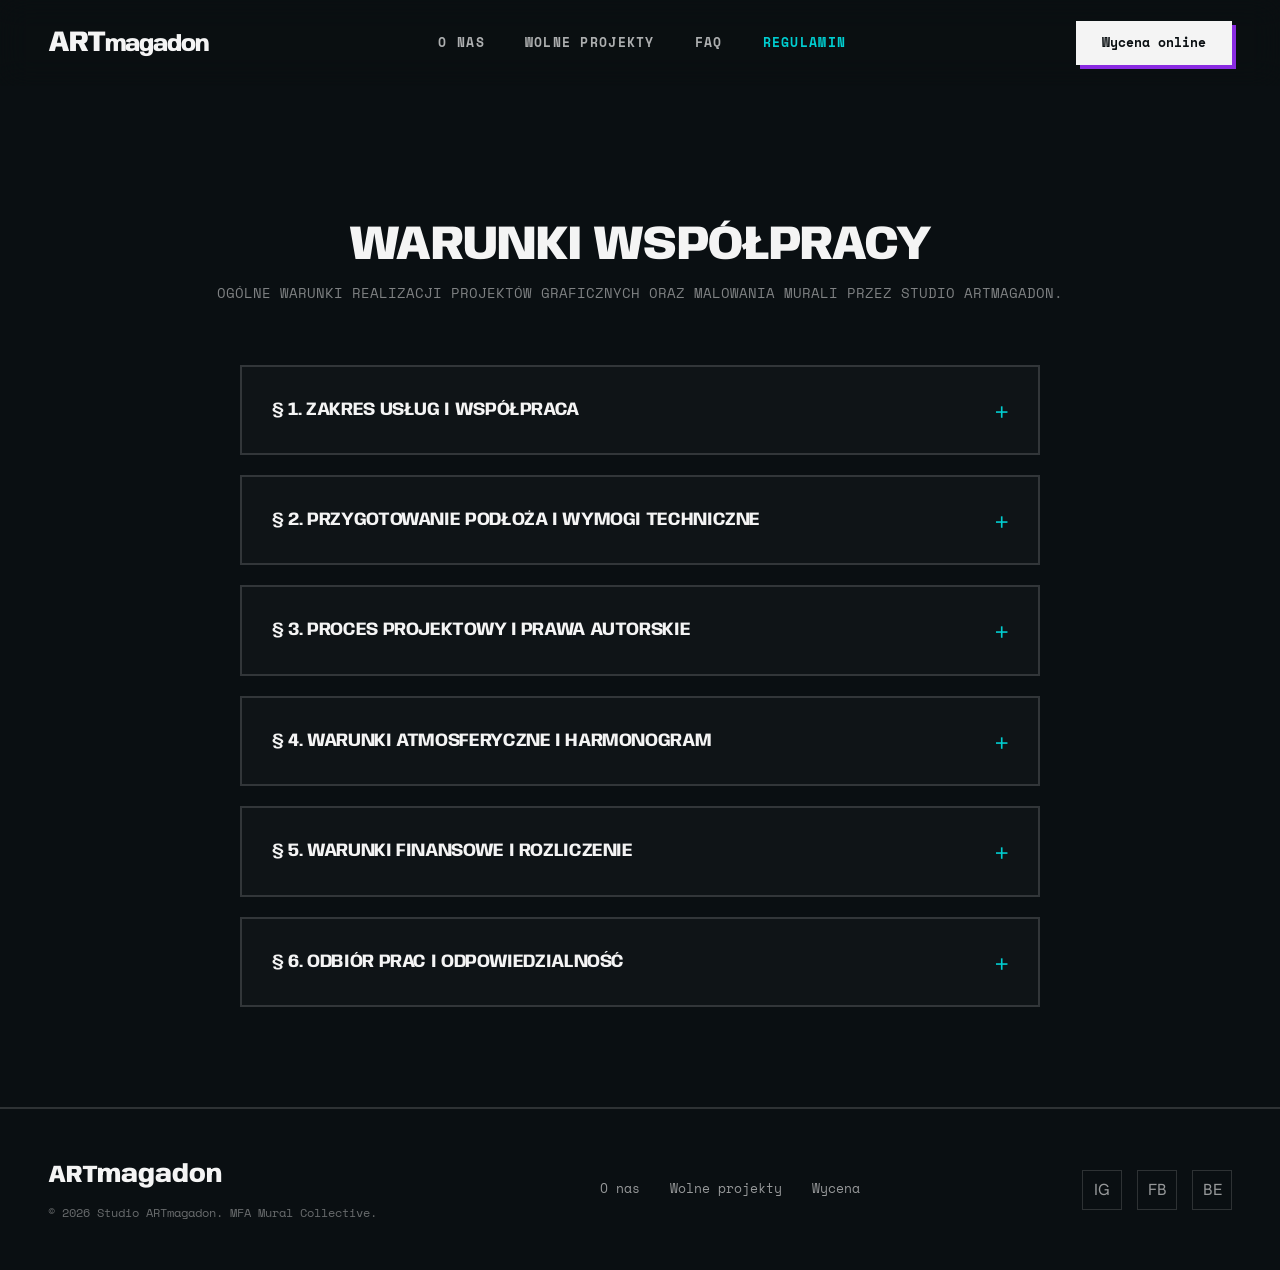
<file: public/regulamin.html>
<!DOCTYPE html>
<html lang="pl">
<head>
    <meta charset="UTF-8">
    <meta name="viewport" content="width=device-width, initial-scale=1.0">
    <title>Regulamin i Warunki Współpracy | Studio ARTmagadon</title>
    
    <!-- Meta tags SEO -->
    <meta name="description" content="Ogólne warunki współpracy i regulamin realizacji projektów graficznych oraz malowania murali przez Studio ARTmagadon.">
    <meta name="keywords" content="regulamin, warunki współpracy, Toruń, Studio ARTmagadon, murale, malarstwo ścienne">
    
    <!-- Google Fonts -->
    <link href="https://fonts.googleapis.com/css2?family=Anybody:wght@400;600;700;800&family=Hanken+Grotesk:wght@400;500;700&family=Space+Mono:wght@400;700&display=swap" rel="stylesheet">
    
    <!-- Custom CSS -->
    <link rel="stylesheet" href="style.css">
</head>
<body>

    <!-- Nawigacja (Navbar) -->
    <nav class="navbar" id="top-nav">
        <a href="index.html" class="navbar-brand">ART<span>magadon</span></a>
        <div class="navbar-links">
            <a href="index.html#about" class="nav-link">O Nas</a>
            <a href="index.html#projects" class="nav-link">Wolne Projekty</a>
            <a href="index.html#faq" class="nav-link">FAQ</a>
            <a href="regulamin.html" class="nav-link active">Regulamin</a>
        </div>
        <a href="index.html#quote" class="nav-cta">Wycena online</a>
    </nav>

    <!-- Główna zawartość regulaminu -->
    <main class="standalone-content">
        <section class="section-terms" id="terms">
            <div class="container">
                <h1 class="terms-title">WARUNKI WSPÓŁPRACY</h1>
                <p class="terms-desc">Ogólne warunki realizacji projektów graficznych oraz malowania murali przez Studio ARTmagadon.</p>
                <div class="terms-container">
                    <!-- Paragraf 1 -->
                    <div class="terms-item">
                        <div class="terms-question">
                            <h4>§ 1. Zakres usług i współpraca</h4>
                            <span class="terms-icon">+</span>
                        </div>
                        <div class="terms-content">
                            <p>ARTmagadon świadczy profesjonalne, autorskie usługi w zakresie projektowania graficznego oraz ręcznego malowania murali ściennych zarówno we wnętrzach, jak i na elewacjach zewnętrznych budynków. Współpraca rozpoczyna się od ustalenia specyfikacji ściany, preferencji stylistycznych klienta oraz akceptacji wyceny wstępnej.</p>
                        </div>
                    </div>
                    
                    <!-- Paragraf 2 -->
                    <div class="terms-item">
                        <div class="terms-question">
                            <h4>§ 2. Przygotowanie podłoża i wymogi techniczne</h4>
                            <span class="terms-icon">+</span>
                        </div>
                        <div class="terms-content">
                            <p>Zleceniodawca zobowiązany jest do przekazania ściany w stanie zdatnym do malowania (oczyszczona, zagruntowana, o stabilnym tynku). Wszelkie wady podłoża powinny zostać usunięte przed rozpoczęciem prac malarskich. Klient zapewnia bezpłatny dostęp do źródła prądu (230V) oraz wody bieżącej w bliskim sąsiedztwie realizowanych prac. W przypadku realizacji prac na wysokościach wymagających rusztowań lub podnośników koszowych, warunki najmu i koszty ich organizacji są określane każdorazowo w umowie.</p>
                        </div>
                    </div>

                    <!-- Paragraf 3 -->
                    <div class="terms-item">
                        <div class="terms-question">
                            <h4>§ 3. Proces projektowy i prawa autorskie</h4>
                            <span class="terms-icon">+</span>
                        </div>
                        <div class="terms-content">
                            <p>Dla każdej realizacji tworzymy oryginalny projekt autorski. W cenie podstawowej zlecenia zawarte są dwie tury poprawek do wybranego projektu graficznego. Wszelkie prawa autorskie majątkowe do wykonanego projektu graficznego oraz gotowego muralu pozostają przy ARTmagadon, chyba że umowa pisemna stanowi inaczej. Wykorzystanie projektu przez klienta przed podpisaniem umowy realizacyjnej lub przekazanie go podmiotom trzecim do malowania jest surowo zabronione.</p>
                        </div>
                    </div>

                    <!-- Paragraf 4 -->
                    <div class="terms-item">
                        <div class="terms-question">
                            <h4>§ 4. Warunki atmosferyczne i harmonogram</h4>
                            <span class="terms-icon">+</span>
                        </div>
                        <div class="terms-content">
                            <p>W przypadku malowania murali na zewnątrz, harmonogram prac zależy bezpośrednio od warunków pogodowych. Prace nie mogą być prowadzone podczas intensywnych opadów deszczu, silnego wiatru oraz w temperaturze poniżej +5°C. W przypadku wystąpienia niekorzystnych zjawisk pogodowych, termin realizacji ulega wydłużeniu o czas trwania przeszkody bez naliczania kar umownych.</p>
                        </div>
                    </div>

                    <!-- Paragraf 5 -->
                    <div class="terms-item">
                        <div class="terms-question">
                            <h4>§ 5. Warunki finansowe i rozliczenie</h4>
                            <span class="terms-icon">+</span>
                        </div>
                        <div class="terms-content">
                            <p>Rozpoczęcie prac projektowych i malarskich uwarunkowane jest wpłatą zadatku/zaliczki w wysokości 30-50% wartości zlecenia określonej w umowie. Pozostała kwota rozliczana jest na podstawie faktury VAT wystawianej po zakończeniu prac i podpisaniu protokołu odbioru bez zastrzeżeń, z terminem płatności wskazanym na fakturze.</p>
                        </div>
                    </div>

                    <!-- Paragraf 6 -->
                    <div class="terms-item">
                        <div class="terms-question">
                            <h4>§ 6. Odbiór prac i odpowiedzialność</h4>
                            <span class="terms-icon">+</span>
                        </div>
                        <div class="terms-content">
                            <p>Po zakończeniu malowania następuje spisanie protokołu odbioru. Zgłoszenie ewentualnych uwag do estetyki dzieła musi nastąpić w trakcie odbioru. ARTmagadon udziela gwarancji na trwałość powłoki malarskiej (gwarancja jakości farb) na okres wskazany w umowie, z wyłączeniem uszkodzeń mechanicznych, pęknięć tynku powstałych z przyczyn konstrukcyjnych budynku lub zalania ściany.</p>
                        </div>
                    </div>
                </div>
            </div>
        </section>
    </main>

    <!-- Stopka (Footer) -->
    <footer class="site-footer">
        <div class="container">
            <div class="footer-content">
                <div class="footer-info">
                    <span class="footer-logo">ARTmagadon</span>
                    <span class="footer-copy">© 2026 Studio ARTmagadon. MFA Mural Collective.</span>
                </div>
                <div class="footer-links">
                    <a href="index.html#about" class="footer-link">O nas</a>
                    <a href="index.html#projects" class="footer-link">Wolne projekty</a>
                    <a href="index.html#quote" class="footer-link">Wycena</a>
                </div>
                <div class="footer-icons">
                    <div class="footer-icon">IG</div>
                    <div class="footer-icon">FB</div>
                    <div class="footer-icon">BE</div>
                </div>
            </div>
        </div>
    </footer>

    <!-- Custom Script -->
    <script src="app.js"></script>
</body>
</html>
</file>
<file: public/style.css>
/* ==========================================================================
   STUDIO ARTMAGADON - CSS STYLESHEET
   Aesthetics: Modern Brutalism (Agnieszka) vs Organic Dark Fantasy (Agata)
   ========================================================================== */

/* --- Fonts & Base Variables --- */
:root {
    /* Fonts */
    --font-display: 'Anybody', sans-serif;
    --font-body: 'Hanken Grotesk', sans-serif;
    --font-mono: 'Space Mono', sans-serif;

    /* Theme-Wide Colors */
    --color-bg-dark: #0A0F12;      /* agata-void */
    --color-bg-light: #F4F4F4;     /* street-white */
    --color-text-white: #F4F4F4;
    --color-text-dark: #0A0F12;
    --color-border-opacity: rgba(244, 244, 244, 0.15);

    /* Agnieszka: Primary Colors, Geometry, Comic Style */
    --color-agni-yellow: #FFD700;
    --color-agni-red: #FF4500;
    --color-agni-blue: #1E90FF;
    --color-agni-pink: #E8B4D4;    /* agnieszka-pink */
    --color-agni-accent: #e37110;  /* secondary-container */
    --color-agni-light: #ffdbc8;

    /* Agata: Dark Fantasy, Organic Nature, Mystery */
    --color-agata-moss: #2A3D31;   /* agata-moss */
    --color-agata-green: #cfe9d9;
    --color-agata-purple: #8A2BE2;
    --color-agata-turquoise: #00CED1;
    --color-agata-soft: #b3ccbd;

    /* Grid & Spacing Scale */
    --spacing-unit: 8px;
    --spacing-gutter: 24px;
    --spacing-margin-mobile: 16px;
    --spacing-margin-desktop: 48px;
    --spacing-section-gap: 80px;
}

/* --- Base Resets --- */
*, *::before, *::after {
    box-sizing: border-box;
    margin: 0;
    padding: 0;
}

html {
    scroll-behavior: smooth;
    background-color: var(--color-bg-dark);
    color: var(--color-text-white);
    font-family: var(--font-body);
    font-size: 16px;
    overflow-x: hidden;
}

body {
    min-height: 100vh;
    line-height: 1.6;
    -webkit-font-smoothing: antialiased;
}

a {
    color: inherit;
    text-decoration: none;
}

img {
    max-width: 100%;
    height: auto;
    display: block;
}

button, input, select, textarea {
    font-family: inherit;
    font-size: inherit;
    color: inherit;
    background: none;
    border: none;
}

/* --- Layout Utilities --- */
.container {
    width: 100%;
    max-width: 1400px;
    margin: 0 auto;
    padding: 0 var(--spacing-margin-desktop);
}

@media (max-width: 768px) {
    .container {
        padding: 0 var(--spacing-margin-mobile);
    }
}

/* --- Typography --- */
h1, h2, h3, h4, h5, h6 {
    font-family: var(--font-display);
    font-weight: 800;
    line-height: 1.1;
    letter-spacing: -0.02em;
    text-transform: uppercase;
}

.text-mono {
    font-family: var(--font-mono);
    text-transform: uppercase;
    font-size: 0.85rem;
    letter-spacing: 0.1em;
}

/* --- Navigation --- */
.navbar {
    position: fixed;
    top: 0;
    left: 0;
    width: 100%;
    z-index: 100;
    display: flex;
    justify-content: space-between;
    align-items: center;
    padding: 20px var(--spacing-margin-desktop);
    background-color: rgba(10, 15, 18, 0.8);
    backdrop-filter: blur(15px);
    border-b: 1px solid var(--color-border-opacity);
    transition: all 0.3s ease;
}

.navbar-brand {
    font-family: var(--font-display);
    font-size: 1.8rem;
    font-weight: 800;
    letter-spacing: -0.04em;
    color: var(--color-text-white);
}

.navbar-brand span {
    font-size: 0.75em;
}

.navbar-links {
    display: flex;
    gap: 40px;
}

.nav-link {
    font-family: var(--font-mono);
    font-size: 0.8rem;
    font-weight: 700;
    letter-spacing: 0.1em;
    opacity: 0.7;
    transition: opacity 0.3s ease, color 0.3s ease;
    text-transform: uppercase;
}

.nav-link:hover,
.nav-link.active {
    opacity: 1;
    color: var(--color-agata-turquoise);
}

.standalone-content {
    padding-top: 140px;
    min-height: calc(100vh - 140px);
    background-color: var(--color-bg-dark);
}

.nav-cta {
    background-color: var(--color-text-white);
    color: var(--color-bg-dark);
    font-family: var(--font-mono);
    font-size: 0.8rem;
    font-weight: 700;
    padding: 10px 24px;
    border: 2px solid var(--color-text-white);
    cursor: pointer;
    transition: all 0.3s cubic-bezier(0.25, 0.8, 0.25, 1);
    box-shadow: 4px 4px 0px var(--color-agata-purple);
}

.nav-cta:hover {
    background-color: var(--color-agata-purple);
    color: var(--color-text-white);
    border-color: var(--color-agata-purple);
    box-shadow: 0px 0px 0px rgba(0,0,0,0);
    transform: translate(4px, 4px);
}

/* --- Split-Screen Hero --- */
.hero-split {
    display: flex;
    height: 75vh;
    width: 100%;
    overflow: visible;
    position: relative;
}

.artist-panel {
    flex: 1;
    position: relative;
    height: 100%;
    display: flex;
    flex-direction: column;
    justify-content: flex-end;
    padding: var(--spacing-margin-desktop);
    transition: flex-grow 0.7s cubic-bezier(0.25, 1, 0.5, 1), filter 0.7s, opacity 0.7s;
    cursor: pointer;
    overflow: hidden;
}

/* Background image handling */
.panel-bg {
    position: absolute;
    inset: 0;
    background-size: cover;
    background-position: center;
    filter: brightness(0.4) grayscale(0.6);
    transition: transform 1.2s cubic-bezier(0.25, 1, 0.5, 1), filter 0.7s;
    z-index: 1;
}

.panel-overlay {
    position: absolute;
    inset: 0;
    z-index: 2;
    transition: opacity 0.7s ease;
}

.panel-content {
    position: relative;
    z-index: 3;
    max-width: 480px;
    transition: transform 0.7s cubic-bezier(0.25, 1, 0.5, 1);
}

.panel-tag {
    font-family: var(--font-mono);
    font-size: 0.9rem;
    font-weight: 700;
    letter-spacing: 0.15em;
    margin-bottom: 10px;
    display: inline-block;
}

.panel-title {
    font-size: clamp(1.8rem, 4vw, 2.8rem);
    margin-bottom: 16px;
    color: var(--color-text-white);
    text-shadow: 2px 2px 10px rgba(0, 0, 0, 0.5);
}

.panel-btn {
    display: inline-flex;
    align-items: center;
    gap: 12px;
    font-family: var(--font-mono);
    font-size: 0.85rem;
    font-weight: 700;
    padding: 10px 20px;
    opacity: 0;
    transform: translateY(20px);
    transition: opacity 0.5s ease, transform 0.5s ease, background-color 0.3s;
    cursor: pointer;
}

/* Agnieszka Panel Specifics */
.panel-agnieszka {
    border-right: 1px solid rgba(255, 255, 255, 0.1);
}

.panel-agnieszka .panel-overlay {
    background: linear-gradient(135deg, rgba(255, 69, 0, 0.15), rgba(30, 144, 255, 0.15)),
                linear-gradient(to top, rgba(10, 15, 18, 0.95), transparent 70%);
}

.panel-agnieszka .panel-tag {
    color: var(--color-agni-yellow);
}

.panel-agnieszka .panel-btn {
    background-color: var(--color-agni-yellow);
    color: var(--color-text-dark);
    box-shadow: 4px 4px 0 var(--color-agni-red);
}

.panel-agnieszka .panel-btn:hover {
    background-color: var(--color-agni-red);
    color: var(--color-text-white);
}

/* Agata Panel Specifics */
.panel-agata .panel-overlay {
    background: linear-gradient(135deg, rgba(138, 43, 226, 0.2), rgba(0, 206, 209, 0.2)),
                linear-gradient(to top, rgba(10, 15, 18, 0.95), transparent 70%);
}

.panel-agata .panel-tag {
    color: var(--color-agata-turquoise);
}

.panel-agata .panel-btn {
    background-color: var(--color-agata-turquoise);
    color: var(--color-text-dark);
    box-shadow: 4px 4px 0 var(--color-agata-purple);
}

.panel-agata .panel-btn:hover {
    background-color: var(--color-agata-purple);
    color: var(--color-text-white);
}

.center-logo-container {
    position: absolute;
    top: 80%;
    left: 50%;
    transform: translate(-50%, -50%);
    z-index: 20;
    pointer-events: auto;
    width: 156px;
    height: 156px;
    display: flex;
    align-items: center;
    justify-content: center;
    perspective: 1000px;
    cursor: pointer;
}

.center-logo-circle {
    width: 144px;
    height: 144px;
    border-radius: 50%;
    position: relative;
    transition: transform 0.8s cubic-bezier(0.4, 0, 0.2, 1), box-shadow 0.8s ease;
    box-shadow: 0 10px 30px rgba(0, 0, 0, 0.6);
    background-color: #000000;
}

.center-logo-face {
    position: absolute;
    inset: 0;
    border-radius: 50%;
    display: flex;
    align-items: center;
    justify-content: center;
    overflow: hidden;
    background-color: #000000;
}

.logo-front {
    z-index: 2;
    transition: transform 0.6s cubic-bezier(0.25, 1, 0.5, 1), opacity 0.5s ease, filter 0.5s ease;
}

.logo-back {
    border: 2px solid #FFFFFF;
    box-sizing: border-box;
    padding: 15px;
    text-align: center;
    transition: transform 0.6s cubic-bezier(0.25, 1, 0.5, 1), opacity 0.5s ease;
}

.logo-back span {
    color: #FFFFFF;
    font-family: var(--font-display);
    font-size: 0.95rem;
    font-weight: 800;
    line-height: 1.3;
    letter-spacing: 0.05em;
}

.center-logo-img {
    width: 100%;
    height: 100%;
    object-fit: contain;
    transform: scale(1.0);
}

.style-card-flip .center-logo-circle {
    transform-style: preserve-3d;
}

.style-card-flip .center-logo-face {
    backface-visibility: hidden;
}

.style-card-flip .logo-back {
    transform: rotateY(180deg);
}

.style-card-flip:hover .center-logo-circle {
    transform: rotateY(180deg);
    box-shadow: 0 20px 45px rgba(0, 0, 0, 0.8);
}

.center-logo-circle {
    z-index: 2;
}

.paint-splatters {
    position: absolute;
    inset: 0;
    pointer-events: none;
    z-index: 1;
}

.splat-dot {
    position: absolute;
    width: var(--size);
    height: var(--size);
    background-color: var(--color);
    border-radius: 50% 60% 45% 55% / 45% 55% 50% 60%;
    top: 50%;
    left: 50%;
    transform: translate(-50%, -50%) scale(0);
    opacity: 0;
    pointer-events: none;
    transition: transform 0.8s cubic-bezier(0.19, 1, 0.22, 1), opacity 0.5s ease;
    transition-delay: calc(var(--d) * 1ms);
    filter: blur(0.3px) drop-shadow(0 1px 3px rgba(0,0,0,0.25));
}

.style-splatter-reveal:hover .splat-dot {
    transform: translate(calc(-50% + var(--tx)), calc(-50% + var(--ty))) scale(1.1);
    opacity: 0.95;
}

.style-splatter-reveal .logo-front {
    opacity: 1;
    transition: opacity 0.5s ease;
}

.style-splatter-reveal:hover .logo-front {
    opacity: 0;
}

.style-splatter-reveal .logo-back {
    opacity: 0;
    transform: scale(0.6);
    transition: opacity 0.5s ease, transform 0.5s ease;
}

.style-splatter-reveal:hover .logo-back {
    opacity: 1;
    transform: scale(1.0);
}

.style-splatter-reveal:hover .center-logo-circle {
    box-shadow: 0 20px 45px rgba(0, 0, 0, 0.8);
}

/* Split-Screen Hover States */
.hero-split:hover .artist-panel:not(:hover) {
    flex-grow: 0.93;
    filter: brightness(0.4) saturate(0.3);
}

.hero-split:hover .artist-panel:hover {
    flex-grow: 1.07;
}

.hero-split:hover .artist-panel:hover .panel-bg {
    filter: brightness(0.85) grayscale(0);
    transform: scale(1.03);
}

.hero-split:hover .artist-panel:hover .panel-btn {
    opacity: 1;
    transform: translateY(0);
}

/* --- Section Manifesto (O Nas) --- */
.section-manifesto {
    padding: var(--spacing-section-gap) 0;
    background-color: var(--color-bg-dark);
    position: relative;
    overflow: hidden;
    border-bottom: 1px solid var(--color-border-opacity);
}

.manifesto-grid {
    display: grid;
    grid-template-columns: repeat(12, 1fr);
    gap: var(--spacing-gutter);
    align-items: center;
}

.manifesto-text {
    grid-column: span 7;
}

.manifesto-visual {
    grid-column: span 5;
    position: relative;
}

.manifesto-title {
    font-size: clamp(2rem, 4vw, 3rem);
    margin-bottom: 30px;
}

.manifesto-title span {
    color: var(--color-agni-yellow);
    font-style: italic;
}

.manifesto-para {
    font-size: 1.15rem;
    color: rgba(244, 244, 244, 0.7);
    line-height: 1.8;
    margin-bottom: 40px;
}

.manifesto-badges {
    display: flex;
    gap: var(--spacing-gutter);
    margin-bottom: 40px;
}

.badge-card {
    flex: 1;
    padding: 24px;
    background-color: rgba(244, 244, 244, 0.03);
    border: 2px solid var(--color-border-opacity);
    box-shadow: 6px 6px 0px rgba(244, 244, 244, 0.1);
}

.badge-num {
    font-family: var(--font-display);
    font-size: 2.2rem;
    font-weight: 800;
    color: var(--color-agata-turquoise);
    display: block;
    margin-bottom: 5px;
}

.badge-num.yellow {
    color: var(--color-agni-yellow);
}

.badge-label {
    font-family: var(--font-mono);
    font-size: 0.75rem;
    color: rgba(244, 244, 244, 0.5);
    text-transform: uppercase;
}

.manifesto-img-container {
    border: 2px solid var(--color-text-white);
    position: relative;
    box-shadow: 12px 12px 0px rgba(255, 215, 0, 0.15);
    overflow: hidden;
}

.manifesto-img {
    width: 100%;
    aspect-ratio: 3/4;
    object-fit: cover;
    filter: grayscale(1);
    transition: filter 0.5s ease, transform 0.5s ease;
}

.manifesto-img-container:hover .manifesto-img {
    filter: grayscale(0);
    transform: scale(1.03);
}

.manifesto-caption {
    position: absolute;
    bottom: 0;
    left: 0;
    width: 100%;
    padding: 20px;
    background: linear-gradient(to top, rgba(10, 15, 18, 0.9), transparent);
    font-family: var(--font-mono);
    font-size: 0.8rem;
    color: var(--color-text-white);
}

/* --- Section Wolne Projekty --- */
.section-projects {
    padding: var(--spacing-section-gap) 0;
    background-color: rgba(244, 244, 244, 0.02);
    border-bottom: 1px solid var(--color-border-opacity);
}

.section-header {
    display: flex;
    justify-content: space-between;
    align-items: flex-end;
    margin-bottom: 60px;
}

.section-header-title h2 {
    font-size: clamp(2rem, 4vw, 3rem);
}

.section-header-tag {
    font-family: var(--font-mono);
    color: var(--color-agata-soft);
    margin-bottom: 10px;
    display: block;
}

.section-header-desc {
    max-width: 320px;
    font-family: var(--font-mono);
    font-size: 0.85rem;
    color: rgba(244, 244, 244, 0.5);
    text-align: right;
}

.projects-grid {
    display: grid;
    grid-template-columns: repeat(12, 1fr);
    gap: var(--spacing-gutter);
}

.project-card {
    grid-column: span 3;
    background-color: rgba(244, 244, 244, 0.03);
    border: 2px solid var(--color-border-opacity);
    position: relative;
    cursor: pointer;
    overflow: hidden;
    transition: transform 0.4s cubic-bezier(0.25, 0.8, 0.25, 1), border-color 0.4s, box-shadow 0.4s;
}

.project-card.large {
    grid-column: span 6;
}

.project-card-img-wrapper {
    position: relative;
    aspect-ratio: 3/2;
    overflow: hidden;
}

.project-card.large .project-card-img-wrapper {
    aspect-ratio: 3/2;
}

.project-card-img {
    width: 100%;
    height: 100%;
    object-fit: cover;
    transition: transform 0.6s cubic-bezier(0.25, 1, 0.5, 1);
}

.project-card-overlay {
    position: absolute;
    inset: 0;
    background: linear-gradient(to top, rgba(10, 15, 18, 0.95) 15%, rgba(10, 15, 18, 0.3) 60%, transparent);
    display: flex;
    flex-direction: column;
    justify-content: flex-end;
    padding: 30px;
    opacity: 0;
    transition: opacity 0.4s ease;
}

.project-card-title {
    font-size: 1.4rem;
    margin-bottom: 8px;
    color: var(--color-text-white);
}

.project-card-badge {
    align-self: flex-start;
    font-family: var(--font-mono);
    font-size: 0.75rem;
    font-weight: 700;
    padding: 4px 10px;
    border-radius: 20px;
}

.badge-outside {
    background-color: rgba(255, 69, 0, 0.2);
    color: var(--color-agni-yellow);
    border: 1px solid var(--color-agni-red);
}

.badge-inside {
    background-color: rgba(0, 206, 209, 0.15);
    color: var(--color-agata-turquoise);
    border: 1px solid var(--color-agata-turquoise);
}

.badge-any {
    background-color: rgba(138, 43, 226, 0.2);
    color: var(--color-agni-pink);
    border: 1px solid var(--color-agata-purple);
}

/* Card Hover States */
.project-card:hover {
    transform: translateY(-8px);
    border-color: rgba(255, 255, 255, 0.4);
    box-shadow: 0 10px 25px rgba(0, 0, 0, 0.4);
}

.project-card:hover .project-card-img {
    transform: scale(1.05);
}

.project-card:hover .project-card-overlay {
    opacity: 1;
}

/* --- FAQ Section --- */
.section-faq {
    padding: var(--spacing-section-gap) 0;
    background-color: rgba(10, 15, 18, 0.8);
    border-bottom: 1px solid var(--color-border-opacity);
}

.faq-container {
    max-w: 800px;
    margin: 0 auto;
}

.faq-title {
    text-align: center;
    font-size: clamp(2rem, 4vw, 3rem);
    margin-bottom: 60px;
}

.faq-item {
    border: 2px solid var(--color-border-opacity);
    background-color: rgba(244, 244, 244, 0.02);
    margin-bottom: 20px;
    cursor: pointer;
    transition: border-color 0.3s ease, background-color 0.3s ease;
}

.faq-item:hover {
    border-color: var(--color-agata-soft);
    background-color: rgba(244, 244, 244, 0.04);
}

.faq-question {
    display: flex;
    justify-content: space-between;
    align-items: center;
    padding: 24px 30px;
}

.faq-question h4 {
    font-family: var(--font-display);
    font-size: 1.15rem;
    font-weight: 700;
    text-transform: uppercase;
}

.faq-icon {
    font-size: 1.5rem;
    font-weight: 400;
    transition: transform 0.3s ease;
    color: var(--color-agata-turquoise);
}

.faq-answer {
    max-height: 0;
    overflow: hidden;
    transition: max-height 0.4s cubic-bezier(0.25, 1, 0.5, 1), padding 0.4s;
    padding: 0 30px;
}

.faq-answer p {
    color: rgba(244, 244, 244, 0.7);
    line-height: 1.7;
    font-size: 0.95rem;
    padding-bottom: 24px;
}

/* Active FAQ Item state */
.faq-item.active {
    border-color: var(--color-agata-turquoise);
}

.faq-item.active .faq-icon {
    transform: rotate(45deg);
    color: var(--color-agni-yellow);
}
}

.faq-item.active .faq-answer {
    max-height: 250px;
}

/* --- Terms Section (Regulamin) --- */
.section-terms {
    padding: var(--spacing-section-gap) 0;
    background-color: var(--color-bg-dark);
    border-bottom: 1px solid var(--color-border-opacity);
}

.terms-container {
    max-width: 800px;
    margin: 0 auto;
}

.terms-title {
    text-align: center;
    font-size: clamp(2rem, 4vw, 3rem);
    margin-bottom: 10px;
}

.terms-desc {
    text-align: center;
    font-family: var(--font-mono);
    font-size: 0.85rem;
    color: rgba(244, 244, 244, 0.5);
    margin-bottom: 60px;
    text-transform: uppercase;
}

.terms-item {
    border: 2px solid var(--color-border-opacity);
    background-color: rgba(244, 244, 244, 0.02);
    margin-bottom: 20px;
    cursor: pointer;
    transition: border-color 0.3s ease, background-color 0.3s ease;
}

.terms-item:hover {
    border-color: var(--color-agata-soft);
    background-color: rgba(244, 244, 244, 0.04);
}

.terms-question {
    display: flex;
    justify-content: space-between;
    align-items: center;
    padding: 24px 30px;
}

.terms-question h4 {
    font-family: var(--font-display);
    font-size: 1.15rem;
    font-weight: 700;
    text-transform: uppercase;
}

.terms-icon {
    font-size: 1.5rem;
    font-weight: 400;
    transition: transform 0.3s ease;
    color: var(--color-agata-turquoise);
}

.terms-content {
    max-height: 0;
    overflow: hidden;
    transition: max-height 0.4s cubic-bezier(0.25, 1, 0.5, 1), padding 0.4s;
    padding: 0 30px;
}

.terms-content p {
    color: rgba(244, 244, 244, 0.7);
    line-height: 1.7;
    font-size: 0.95rem;
    padding-bottom: 24px;
}

/* Active Terms Item state */
.terms-item.active {
    border-color: var(--color-agata-turquoise);
}

.terms-item.active .terms-icon {
    transform: rotate(45deg);
    color: var(--color-agni-yellow);
}

.section-quote {
    padding: var(--spacing-section-gap) 0;
    background-color: var(--color-bg-dark);
}

.quote-grid {
    display: grid;
    grid-template-columns: repeat(12, 1fr);
    gap: var(--spacing-gutter);
}

.quote-info {
    grid-column: span 5;
}

.quote-form-container {
    grid-column: span 7;
}

.quote-title {
    font-size: clamp(2.5rem, 5vw, 4.2rem);
    margin-bottom: 24px;
}

.quote-title span {
    color: var(--color-agata-turquoise);
}

.quote-desc {
    font-size: 1.1rem;
    color: rgba(244, 244, 244, 0.7);
    margin-bottom: 40px;
}

.quote-contacts {
    display: flex;
    flex-direction: column;
    gap: 20px;
}

.contact-item {
    display: flex;
    align-items: center;
    gap: 15px;
}

.contact-icon {
    width: 44px;
    height: 44px;
    border-radius: 50%;
    border: 1px solid var(--color-border-opacity);
    display: flex;
    align-items: center;
    justify-content: center;
    color: var(--color-agata-turquoise);
    font-size: 1.2rem;
}

.contact-text {
    font-family: var(--font-mono);
    font-size: 0.9rem;
}

/* Interactive Form Styling */
.brutalist-form {
    background-color: rgba(244, 244, 244, 0.03);
    border: 2px solid var(--color-text-white);
    padding: 40px;
    box-shadow: 10px 10px 0px rgba(255, 215, 0, 0.15);
    display: flex;
    flex-direction: column;
    gap: 24px;
}

.form-row {
    display: grid;
    grid-template-columns: 1fr 1fr;
    gap: 24px;
}

.form-group {
    display: flex;
    flex-direction: column;
    gap: 8px;
    position: relative;
}

.form-label {
    font-family: var(--font-mono);
    font-size: 0.75rem;
    color: rgba(244, 244, 244, 0.5);
    text-transform: uppercase;
}

.form-input {
    width: 100%;
    border-bottom: 2px solid rgba(244, 244, 244, 0.2);
    padding: 10px 0;
    font-family: var(--font-body);
    font-size: 1rem;
    color: var(--color-text-white);
    transition: border-color 0.3s;
}

.form-input:focus {
    outline: none;
    border-color: var(--color-agata-turquoise);
}

/* Custom styling for dropdown select */
select.form-input {
    appearance: none;
    background-color: transparent;
    cursor: pointer;
}

select.form-input option {
    background-color: var(--color-bg-dark);
    color: var(--color-text-white);
    padding: 10px;
}

/* Area feedback badge */
.area-badge {
    position: absolute;
    right: 0;
    bottom: -22px;
    font-family: var(--font-mono);
    font-size: 0.7rem;
    color: var(--color-agni-yellow);
    opacity: 0;
    transition: opacity 0.3s ease;
}

.area-badge.show {
    opacity: 1;
}

.form-submit-btn {
    margin-top: 15px;
    background-color: var(--color-text-white);
    color: var(--color-bg-dark);
    font-family: var(--font-display);
    font-weight: 800;
    font-size: 1rem;
    padding: 18px;
    text-transform: uppercase;
    letter-spacing: 0.1em;
    cursor: pointer;
    transition: all 0.3s cubic-bezier(0.25, 0.8, 0.25, 1);
    border: 2px solid var(--color-text-white);
}

.form-submit-btn:hover {
    background-color: var(--color-agata-turquoise);
    color: var(--color-text-white);
    border-color: var(--color-agata-turquoise);
    transform: translate(2px, 2px);
}

/* --- Footer --- */
.site-footer {
    padding: var(--spacing-margin-desktop) 0;
    background-color: var(--color-bg-dark);
    border-top: 1px solid var(--color-border-opacity);
}

.footer-content {
    display: flex;
    justify-content: space-between;
    align-items: center;
}

.footer-info {
    display: flex;
    flex-direction: column;
    gap: 8px;
}

.footer-logo {
    font-family: var(--font-display);
    font-size: 1.5rem;
    font-weight: 800;
}

.footer-copy {
    font-family: var(--font-mono);
    font-size: 0.75rem;
    color: rgba(244, 244, 244, 0.4);
}

.footer-links {
    display: flex;
    gap: 30px;
}

.footer-link {
    font-family: var(--font-mono);
    font-size: 0.8rem;
    opacity: 0.6;
    transition: opacity 0.3s;
}

.footer-link:hover {
    opacity: 1;
    color: var(--color-agni-yellow);
}

.footer-icons {
    display: flex;
    gap: 15px;
}

.footer-icon {
    width: 40px;
    height: 40px;
    border: 1px solid var(--color-border-opacity);
    display: flex;
    align-items: center;
    justify-content: center;
    color: rgba(244, 244, 244, 0.6);
    transition: all 0.3s;
    cursor: pointer;
}

.footer-icon:hover {
    color: var(--color-text-white);
    border-color: var(--color-text-white);
    transform: scale(1.08);
}

/* --- Modals / Interactive Overlays --- */
.modal-overlay {
    position: fixed;
    inset: 0;
    background-color: rgba(10, 15, 18, 0.95);
    z-index: 1000;
    opacity: 0;
    pointer-events: none;
    transition: opacity 0.5s ease;
    display: flex;
    align-items: center;
    justify-content: center;
    padding: 40px;
}

.modal-overlay.open {
    opacity: 1;
    pointer-events: all;
}

.modal-card {
    background-color: var(--color-bg-dark);
    border: 2px solid var(--color-text-white);
    width: 100%;
    max-width: 900px;
    max-height: 85vh;
    overflow-y: auto;
    position: relative;
    box-shadow: 15px 15px 0px rgba(0, 206, 209, 0.2);
    transform: scale(0.9);
    transition: transform 0.5s cubic-bezier(0.25, 1, 0.5, 1);
}

.modal-overlay.open .modal-card {
    transform: scale(1);
}

.modal-close-btn {
    position: absolute;
    top: 20px;
    right: 20px;
    width: 40px;
    height: 40px;
    border: 2px solid var(--color-text-white);
    display: flex;
    align-items: center;
    justify-content: center;
    cursor: pointer;
    font-size: 1.5rem;
    transition: all 0.3s;
    z-index: 10;
    background-color: var(--color-bg-dark);
}

.modal-close-btn:hover {
    background-color: var(--color-text-white);
    color: var(--color-bg-dark);
}

.modal-body {
    padding: 50px;
}

/* Lightbox specific styling */
.lightbox-grid {
    display: grid;
    grid-template-columns: 1fr 1fr;
    gap: var(--spacing-gutter);
}

.lightbox-img-container {
    border: 1px solid var(--color-border-opacity);
}

.lightbox-details {
    display: flex;
    flex-direction: column;
    justify-content: center;
}

.lightbox-title {
    font-size: 2.2rem;
    margin-bottom: 15px;
    border-bottom: 2px solid var(--color-text-white);
    padding-bottom: 10px;
}

.lightbox-desc {
    color: rgba(244, 244, 244, 0.7);
    margin-bottom: 30px;
    font-size: 1rem;
}

.lightbox-meta {
    font-family: var(--font-mono);
    font-size: 0.85rem;
    margin-bottom: 30px;
    display: flex;
    flex-direction: column;
    gap: 12px;
}

.lightbox-meta span strong {
    color: var(--color-agata-turquoise);
}

.lightbox-buy-btn {
    background-color: var(--color-agata-turquoise);
    color: var(--color-text-dark);
    font-family: var(--font-display);
    font-weight: 800;
    padding: 18px;
    text-align: center;
    text-transform: uppercase;
    transition: all 0.3s;
    cursor: pointer;
    box-shadow: 4px 4px 0 var(--color-agata-purple);
}

.lightbox-buy-btn:hover {
    background-color: var(--color-agata-purple);
    color: var(--color-text-white);
    transform: translate(2px, 2px);
    box-shadow: 2px 2px 0 var(--color-agata-purple);
}

/* Artist Portfolio Modal Specifics */
.portfolio-intro {
    margin-bottom: 40px;
}

.portfolio-intro h3 {
    font-size: 2.5rem;
    margin-bottom: 15px;
}

.portfolio-works-grid {
    display: grid;
    grid-template-columns: 1fr 1fr;
    gap: 20px;
}

.portfolio-work-item {
    border: 1px solid var(--color-border-opacity);
    aspect-ratio: 4/3;
    overflow: hidden;
    position: relative;
}

.portfolio-work-img {
    width: 100%;
    height: 100%;
    object-fit: cover;
    transition: transform 0.5s;
}

.portfolio-work-item:hover .portfolio-work-img {
    transform: scale(1.05);
}

/* --- Mobile Responsiveness --- */
@media (max-width: 992px) {
    .hero-split {
        flex-direction: column;
        height: 120vh;
    }
    
    .artist-panel {
        width: 100%;
        height: 50%;
        padding: var(--spacing-margin-mobile);
    }
    
    .hero-split:hover .artist-panel:not(:hover) {
        flex-grow: 1; /* Disable extreme flex changes on tablet */
        filter: none;
    }
    
    .hero-split:hover .artist-panel:hover {
        flex-grow: 1;
    }
    
    .panel-btn {
        opacity: 1;
        transform: translateY(0);
    }
    
    .center-logo-container {
        width: 140px;
        height: 140px;
    }
    
    .center-logo-circle {
        width: 110px;
        height: 110px;
    }
    
    .center-logo-img {
        width: 75px;
        height: 75px;
    }
    
    .manifesto-grid, .quote-grid, .lightbox-grid {
        grid-template-columns: 1fr;
    }
    
    .manifesto-text, .manifesto-visual, .quote-info, .quote-form-container {
        grid-column: span 12;
    }
    
    .manifesto-visual {
        margin-top: 40px;
    }
    
    .project-card {
        grid-column: span 6;
    }
    
    .project-card.large {
        grid-column: span 12;
    }
}

@media (max-width: 768px) {
    .navbar {
        padding: 15px var(--spacing-margin-mobile);
    }
    
    .navbar-links {
        display: none; /* simple burger menu or hide */
    }
    
    .project-grid {
        grid-template-columns: 1fr;
    }
    
    .project-card {
        grid-column: span 12;
    }
    
    .form-row {
        grid-template-columns: 1fr;
    }
    
    .modal-overlay {
        padding: 15px;
    }
    
    .modal-body {
        padding: 24px;
    }
    
    .portfolio-works-grid {
        grid-template-columns: 1fr;
    }
    
    .footer-content {
        flex-direction: column;
        gap: 30px;
        text-align: center;
    }
}
</file>
